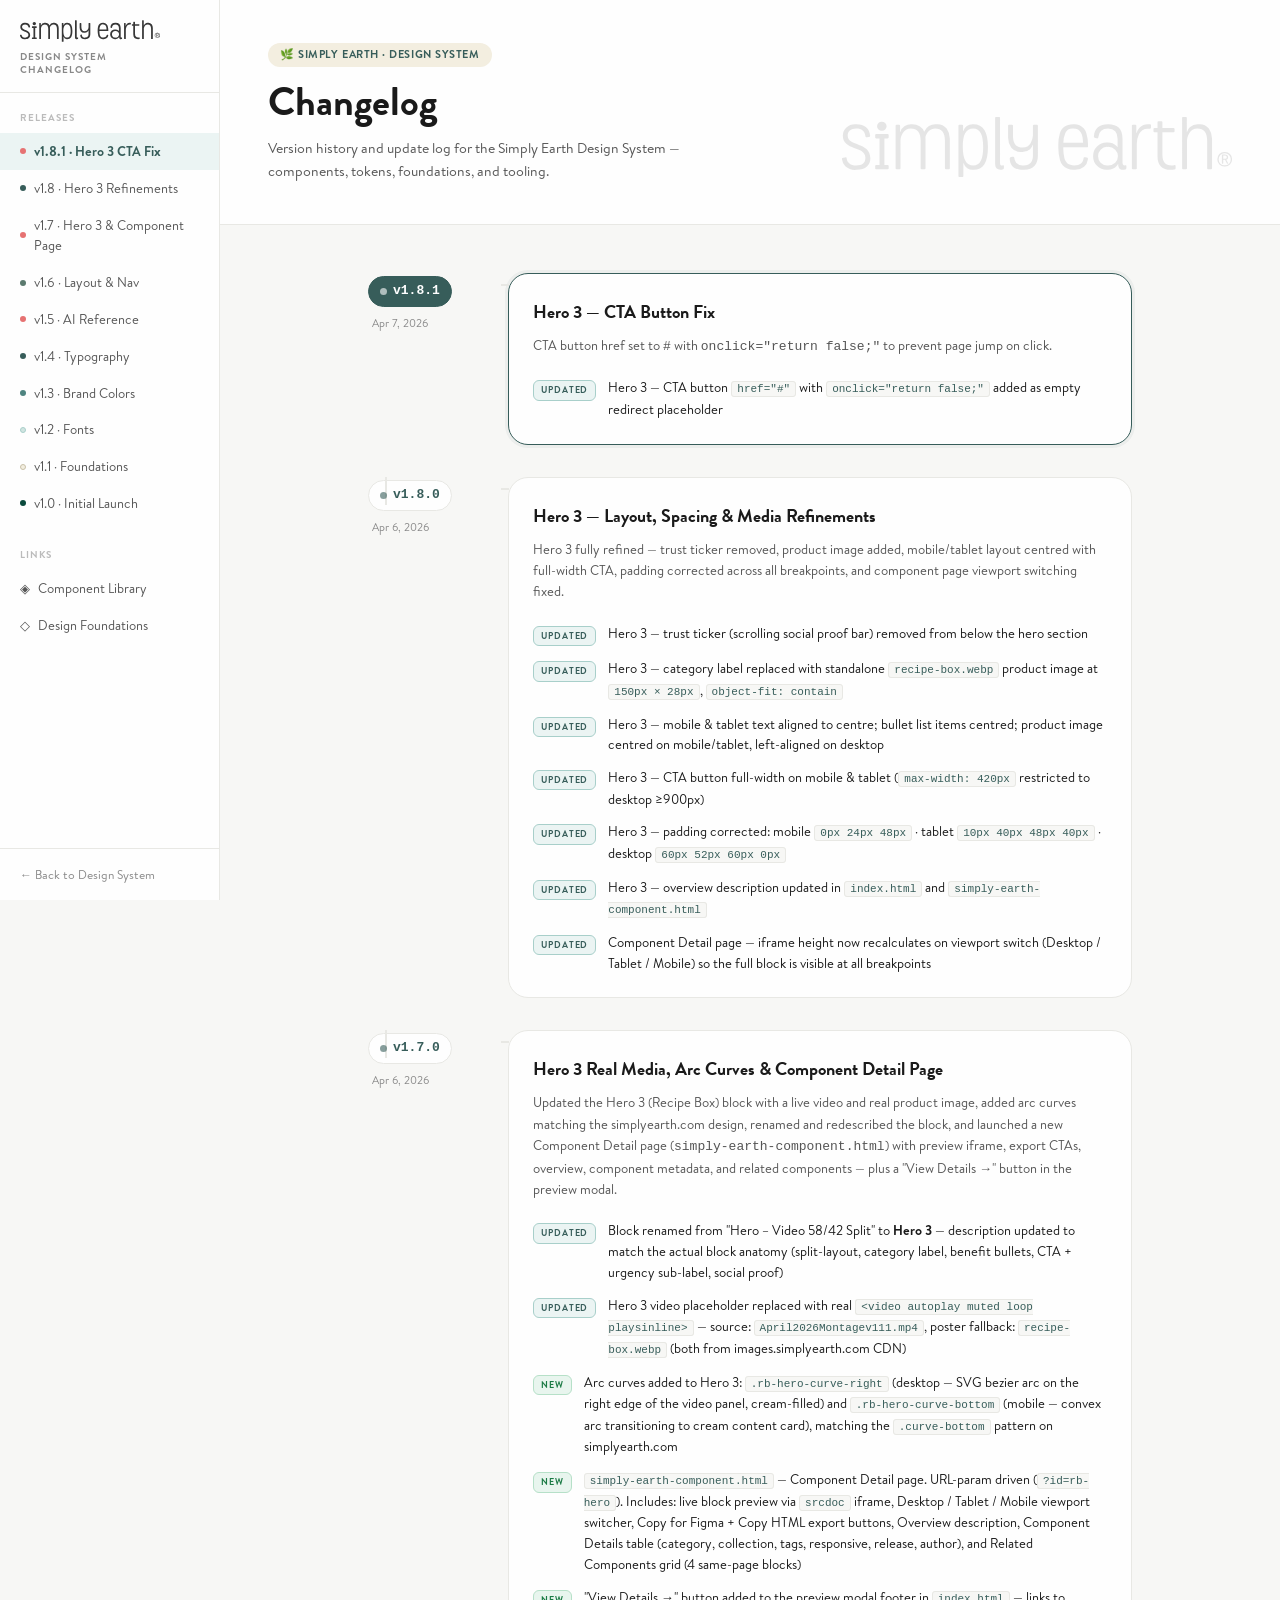
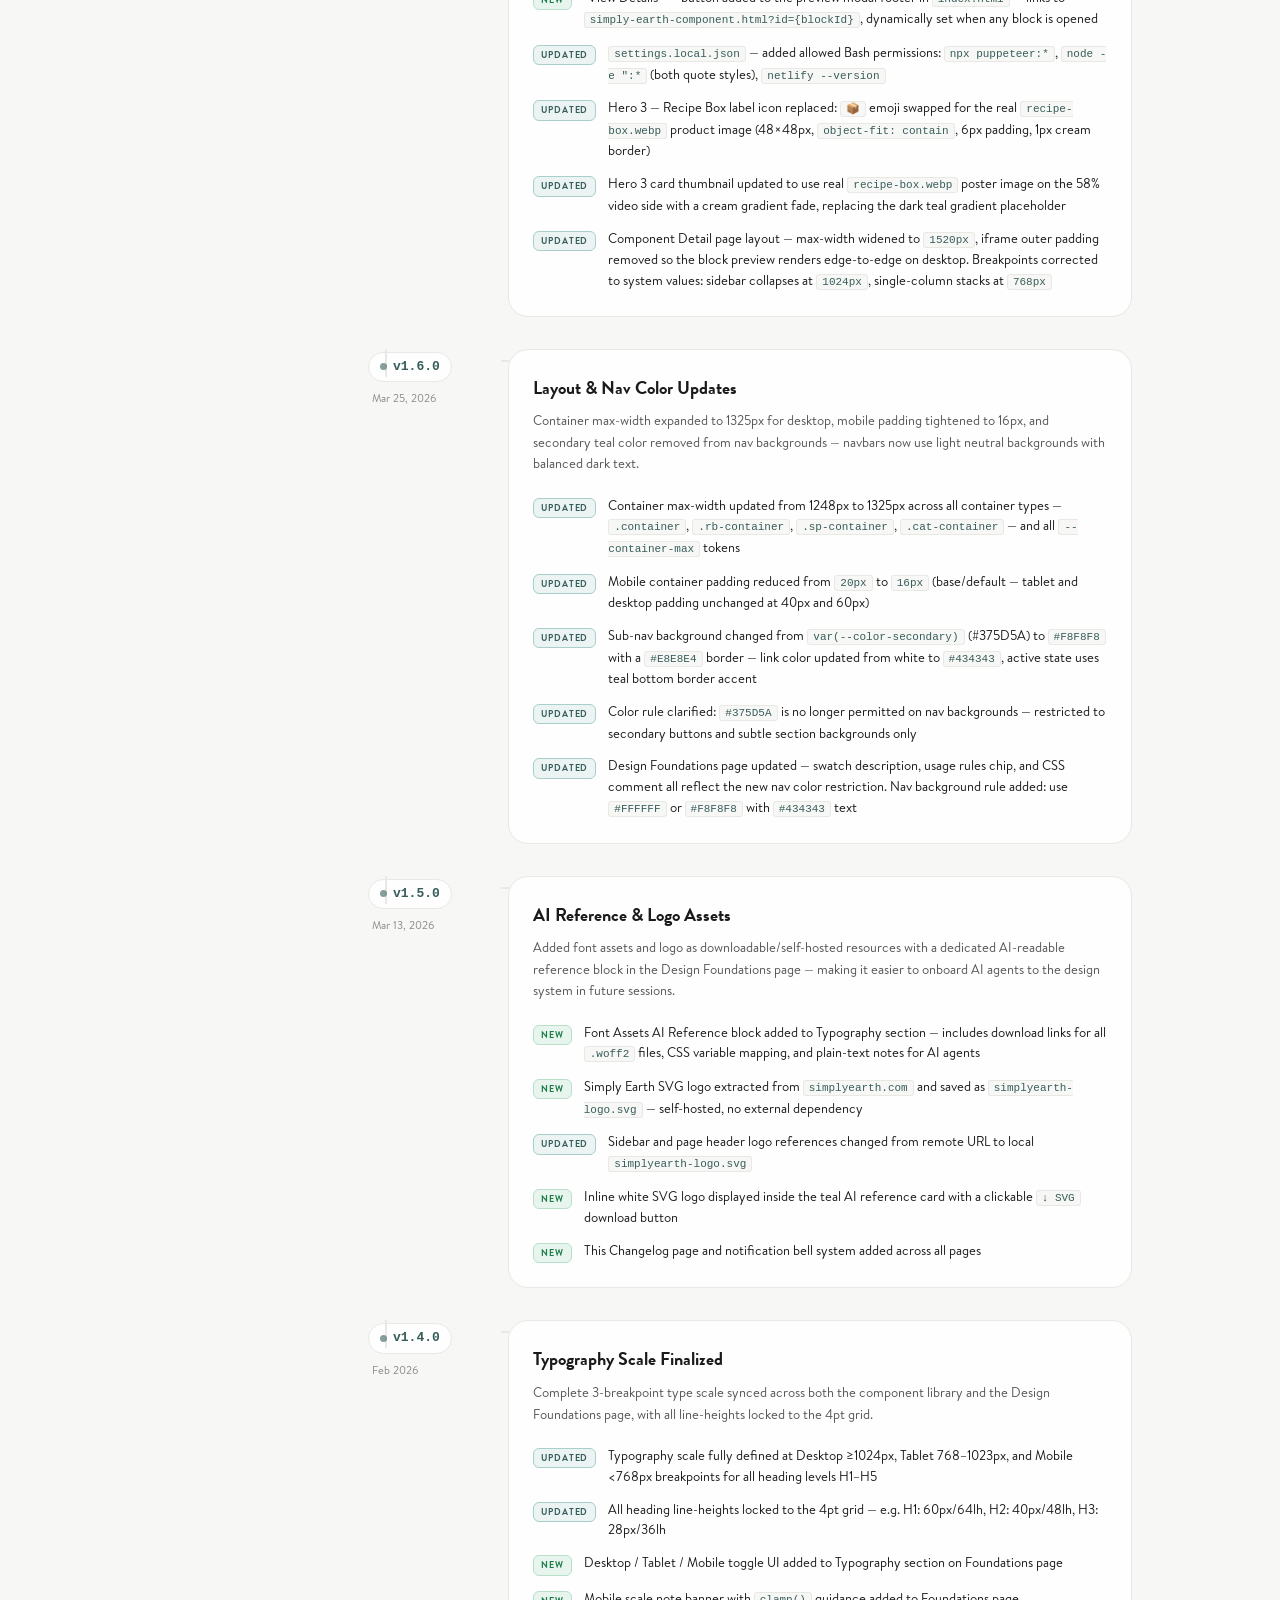
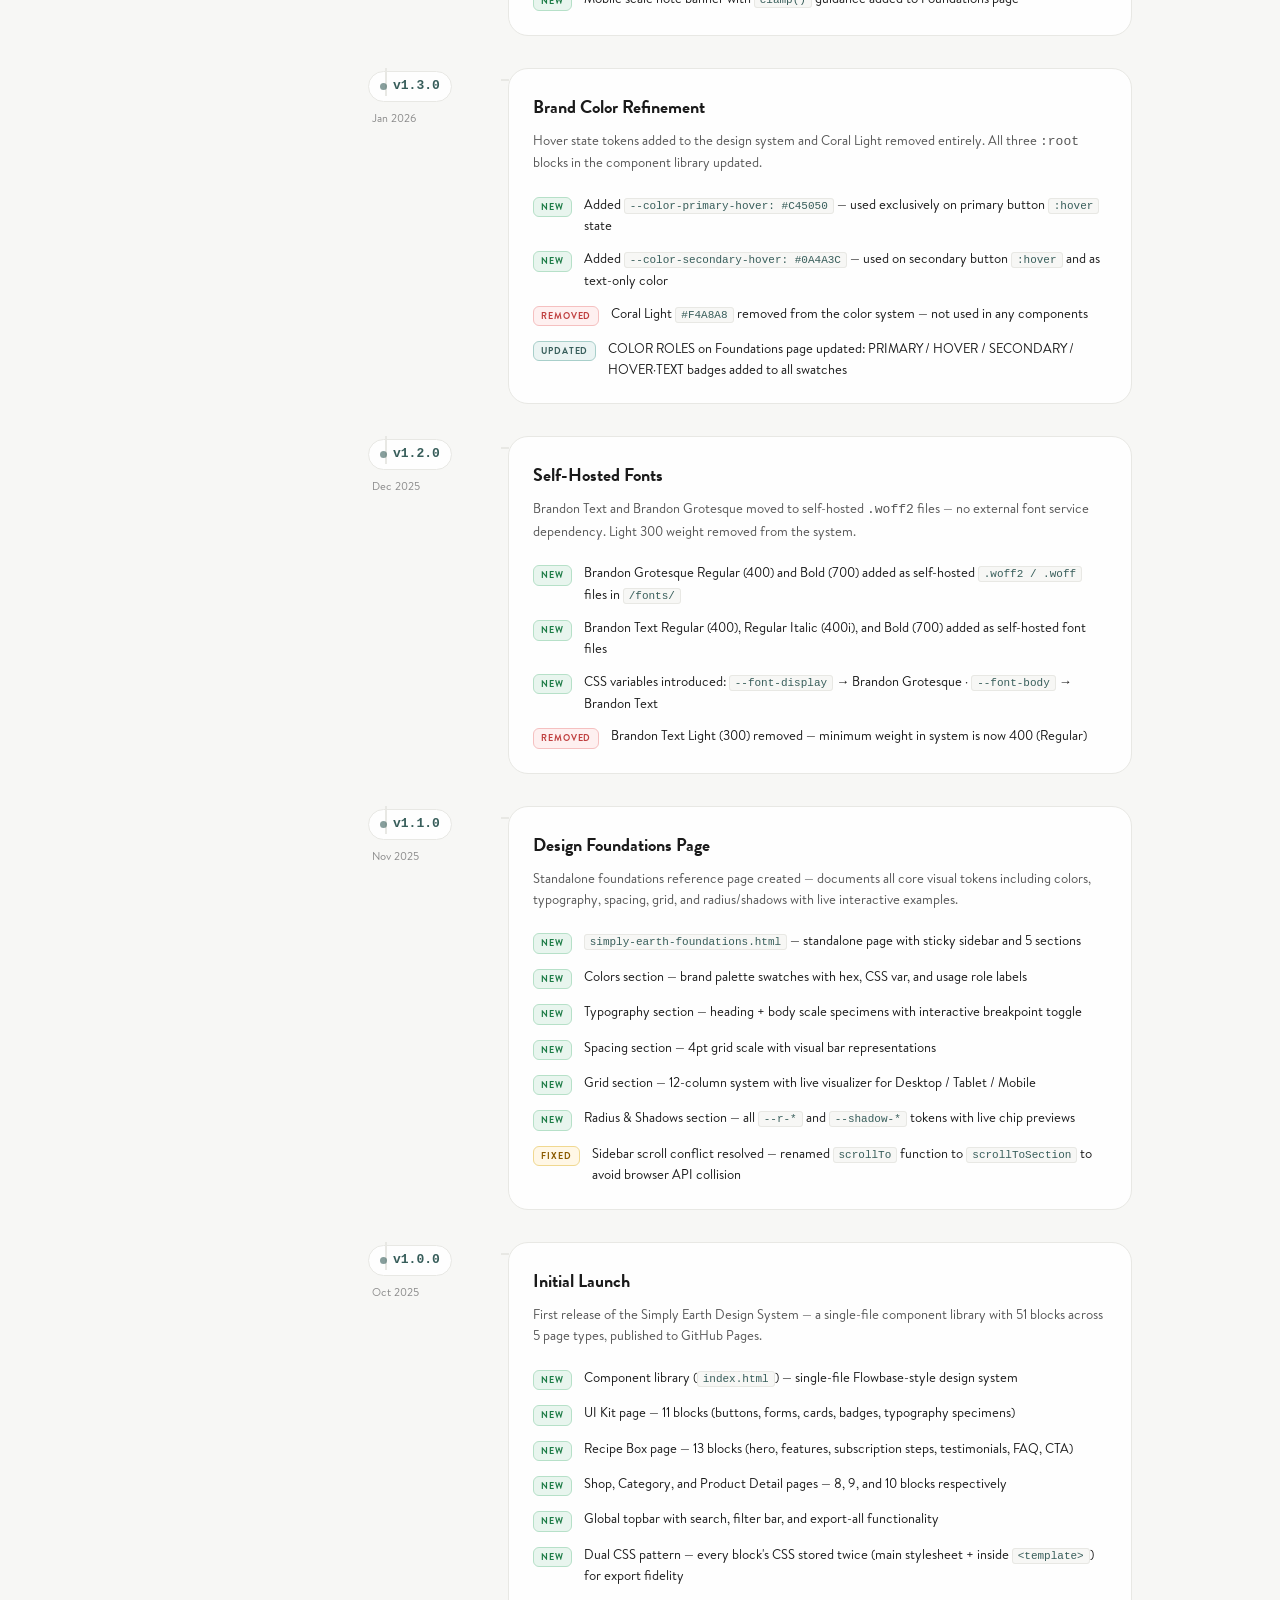
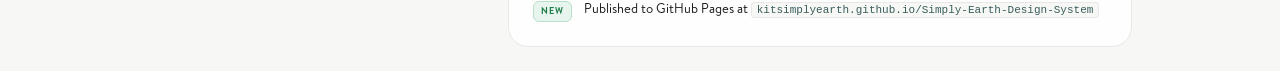
<file: simply-earth-changelog.html>
<!DOCTYPE html>
<html lang="en">
<head>
<meta charset="UTF-8">
<meta name="viewport" content="width=device-width, initial-scale=1.0">
<title>Simply Earth — Changelog</title>
<style>
@font-face {
  font-family: 'Brandon Text';
  src: url('fonts/BrandonText-Regular.woff2') format('woff2'), url('fonts/BrandonText-Regular.woff') format('woff');
  font-weight: 400; font-style: normal;
}
@font-face {
  font-family: 'Brandon Text';
  src: url('fonts/BrandonText-RegularItalic.woff2') format('woff2'), url('fonts/BrandonText-RegularItalic.woff') format('woff');
  font-weight: 400; font-style: italic;
}
@font-face {
  font-family: 'Brandon Text';
  src: url('fonts/BrandonText-Bold.woff2') format('woff2'), url('fonts/BrandonText-Bold.woff') format('woff');
  font-weight: 700; font-style: normal;
}
@font-face {
  font-family: 'Brandon Grotesque';
  src: url('fonts/BrandonGrotesque-Regular.woff2') format('woff2'), url('fonts/BrandonGrotesque-Regular.woff') format('woff');
  font-weight: 400; font-style: normal;
}
@font-face {
  font-family: 'Brandon Grotesque';
  src: url('fonts/BrandonGrotesque-Bold.woff2') format('woff2'), url('fonts/BrandonGrotesque-Bold.woff') format('woff');
  font-weight: 700; font-style: normal;
}
</style>
<style>

/* ─────────────────────────────────────────────
   RESET & ROOT
───────────────────────────────────────────── */
*, *::before, *::after { box-sizing: border-box; margin: 0; padding: 0; }

:root {
  --coral:           #E67272;
  --coral-hover:     #C45050;
  --teal:            #375D5A;
  --teal-light:      #4E8480;
  --teal-dark:       #2D5450;
  --green:           #0A4A3C;
  --cream:           #F3EEE0;
  --cream-dark:      #E8E0CC;
  --mint:            #D1E5E1;
  --mint-dark:       #A8CFCA;
  --white:           #FEFEFE;
  --bg:              #F7F7F5;
  --border:          #E8E8E4;
  --text-dark:       #1A1A1A;
  --text-mid:        #555555;
  --text-light:      #888888;
  --text-xlight:     #BBBBBB;
  --font-display:    'Brandon Grotesque', 'Futura', 'Century Gothic', sans-serif;
  --font-body:       'Brandon Text', 'Gill Sans', 'Trebuchet MS', sans-serif;
  --sp-1: 4px; --sp-2: 8px; --sp-3: 12px; --sp-4: 16px; --sp-5: 20px;
  --sp-6: 24px; --sp-8: 32px; --sp-10: 40px; --sp-12: 48px; --sp-16: 64px;
  --r-sm: 6px; --r-md: 10px; --r-lg: 14px; --r-xl: 20px; --r-pill: 999px;
  --shadow-xs: 0 1px 3px rgba(0,0,0,0.06);
  --shadow-sm: 0 2px 8px rgba(0,0,0,0.08);
  --shadow-md: 0 4px 20px rgba(0,0,0,0.10);
}

html { font-size: 16px; scroll-behavior: smooth; }
body {
  font-family: var(--font-body);
  background: var(--bg);
  color: var(--text-dark);
  line-height: 1.6;
  min-height: 100vh;
}

/* ─────────────────────────────────────────────
   LAYOUT SHELL
───────────────────────────────────────────── */
.shell { display: flex; min-height: 100vh; }

.sidenav {
  width: 220px; min-width: 220px;
  background: var(--white);
  border-right: 1px solid var(--border);
  position: sticky; top: 0; height: 100vh;
  overflow-y: auto;
  display: flex; flex-direction: column;
  z-index: 100;
}
.sidenav-logo {
  padding: var(--sp-5) var(--sp-5) var(--sp-4);
  border-bottom: 1px solid var(--border);
  display: flex; flex-direction: column;
  align-items: flex-start; gap: var(--sp-2);
}
.sidenav-logo img { height: 22px; width: auto; max-width: 140px; display: block; }
.sidenav-logo-label {
  font-size: 10px; font-weight: 700; color: var(--text-light);
  letter-spacing: 0.1em; text-transform: uppercase;
  line-height: 1.3; font-family: var(--font-body);
}
.sidenav-section {
  padding: var(--sp-4) var(--sp-5) var(--sp-2);
  font-size: 10px; font-weight: 700; letter-spacing: 0.10em;
  text-transform: uppercase; color: var(--text-xlight);
}
.sidenav-link {
  display: flex; align-items: center; gap: var(--sp-2);
  padding: var(--sp-2) var(--sp-5);
  font-size: 13px; font-weight: 500; color: var(--text-mid);
  text-decoration: none; cursor: pointer;
  border: none; background: none; width: 100%; text-align: left;
  transition: background 0.12s, color 0.12s;
}
.sidenav-link:hover { background: var(--bg); color: var(--teal); }
.sidenav-link.active { background: #EBF4F3; color: var(--teal); font-weight: 600; }
.sidenav-link .nav-dot { width: 6px; height: 6px; border-radius: 50%; flex-shrink: 0; }
.sidenav-back {
  margin-top: auto; padding: var(--sp-4) var(--sp-5);
  border-top: 1px solid var(--border);
}
.sidenav-back a {
  display: flex; align-items: center; gap: 6px;
  font-size: 12px; color: var(--text-light); text-decoration: none;
  transition: color 0.15s;
}
.sidenav-back a:hover { color: var(--teal); }

.main { flex: 1; overflow-x: hidden; }

.page-header {
  background: var(--white);
  border-bottom: 1px solid var(--border);
  padding: var(--sp-10) var(--sp-12);
  display: flex; align-items: flex-end;
  justify-content: space-between; gap: var(--sp-8);
}
.page-eyebrow {
  display: inline-flex; align-items: center; gap: 6px;
  background: var(--cream); border-radius: var(--r-pill);
  padding: 3px 12px; font-size: 11px; font-weight: 700;
  color: var(--teal); letter-spacing: 0.05em; text-transform: uppercase;
  margin-bottom: var(--sp-3);
}
.page-title {
  font-family: var(--font-display); font-size: 40px;
  color: var(--text-dark); line-height: 1.15; margin-bottom: var(--sp-3);
}
.page-desc { font-size: 14px; color: var(--text-mid); max-width: 480px; line-height: 1.7; }
.page-header-logo { opacity: 0.12; }
.page-header-logo img { height: 60px; width: auto; }

.content {
  max-width: 860px;
  margin: 0 auto;
  padding: var(--sp-12);
  display: flex; flex-direction: column; gap: var(--sp-4);
}

/* ─────────────────────────────────────────────
   VERSION ENTRY
───────────────────────────────────────────── */
.version-entry {
  display: grid;
  grid-template-columns: 140px 1fr;
  gap: 0;
  position: relative;
}

/* Timeline line through the version col */
.version-entry + .version-entry .version-meta::before {
  content: '';
  position: absolute;
  top: 0; left: 17px;
  width: 2px; height: 28px;
  background: var(--border);
}

.version-meta {
  padding: 0 var(--sp-6) var(--sp-8) 0;
  position: relative;
  display: flex; flex-direction: column;
  align-items: flex-start; gap: var(--sp-2);
  padding-top: 3px;
}

/* Connector dot */
.version-meta::after {
  content: '';
  position: absolute;
  right: -1px; top: 11px;
  width: 8px; height: 2px;
  background: var(--border);
}

.version-badge {
  display: inline-flex; align-items: center; gap: 6px;
  font-family: 'SFMono-Regular', 'Consolas', monospace;
  font-size: 13px; font-weight: 700;
  color: var(--teal);
  background: var(--white);
  border: 1.5px solid var(--border);
  border-radius: var(--r-pill);
  padding: 4px 11px;
  white-space: nowrap;
}
.version-badge.latest {
  background: var(--teal); color: white;
  border-color: var(--teal);
}
.version-dot {
  width: 7px; height: 7px; border-radius: 50%;
  background: currentColor; opacity: 0.6; flex-shrink: 0;
}
.version-date {
  font-size: 11px; color: var(--text-light);
  font-family: var(--font-body);
  padding-left: 4px;
}

.version-card {
  background: var(--white);
  border: 1px solid var(--border);
  border-radius: var(--r-xl);
  padding: var(--sp-6);
  margin-bottom: var(--sp-4);
  transition: box-shadow 0.15s;
}
.version-card:hover { box-shadow: var(--shadow-sm); }
.version-card.is-latest {
  border-color: var(--teal);
  box-shadow: 0 0 0 3px rgba(55,93,90,0.06);
}

.version-title {
  font-family: var(--font-display);
  font-size: 18px; font-weight: 700;
  color: var(--text-dark);
  margin-bottom: var(--sp-2);
}
.version-summary {
  font-size: 13px; color: var(--text-mid);
  line-height: 1.65; margin-bottom: var(--sp-5);
}

.change-list { display: flex; flex-direction: column; gap: var(--sp-3); }
.change-item {
  display: flex; align-items: flex-start; gap: var(--sp-3);
  font-size: 13px; color: var(--text-dark); line-height: 1.6;
}
.change-tag {
  display: inline-flex; align-items: center;
  font-size: 9px; font-weight: 800; letter-spacing: 0.1em;
  text-transform: uppercase; border-radius: var(--r-sm);
  padding: 2px 7px; flex-shrink: 0; margin-top: 3px;
  white-space: nowrap;
}
.tag-new      { background: #E8F5EE; color: #1A7A44; border: 1px solid #B6E0C8; }
.tag-updated  { background: #EBF4F3; color: var(--teal); border: 1px solid var(--mint-dark); }
.tag-removed  { background: #FEF0F0; color: #C04040; border: 1px solid #F5C0C0; }
.tag-fixed    { background: #FFF7E6; color: #8A5A00; border: 1px solid #F0D890; }

.change-text { flex: 1; }
.change-text code {
  font-family: 'SFMono-Regular', 'Consolas', monospace;
  font-size: 11px; background: var(--bg);
  border: 1px solid var(--border);
  border-radius: 3px; padding: 1px 5px;
  color: var(--teal);
}

/* ─────────────────────────────────────────────
   MOBILE TOPBAR
───────────────────────────────────────────── */
.mobile-topbar {
  display: none; background: var(--white);
  border-bottom: 1px solid var(--border);
  padding: var(--sp-3) var(--sp-4);
  align-items: center; justify-content: space-between;
  gap: var(--sp-3); position: sticky; top: 0; z-index: 200;
}
.mobile-topbar img { height: 20px; max-width: 120px; }
.mobile-menu-btn {
  width: 36px; height: 36px; border-radius: var(--r-md);
  border: 1px solid var(--border); background: var(--bg);
  font-size: 16px; cursor: pointer;
  display: flex; align-items: center; justify-content: center;
}

/* ─────────────────────────────────────────────
   RESPONSIVE
───────────────────────────────────────────── */
@media (max-width: 900px) {
  .sidenav { display: none; }
  .mobile-topbar { display: flex; }
  .page-header { padding: var(--sp-8) var(--sp-6); flex-direction: column; align-items: flex-start; }
  .page-header-logo { display: none; }
  .content { padding: var(--sp-8) var(--sp-5); }
}

@media (max-width: 600px) {
  .version-entry { grid-template-columns: 1fr; }
  .version-meta { padding-bottom: var(--sp-3); flex-direction: row; align-items: center; }
  .version-meta::after { display: none; }
}

</style>
</head>
<body>

<!-- Mobile top bar -->
<div class="mobile-topbar">
  <img src="simplyearth-logo.svg" alt="Simply Earth" onerror="this.style.display='none';this.nextElementSibling.style.display='block'">
  <span style="display:none;font-family:'Brandon Grotesque','Futura',sans-serif;font-size:18px;color:#0A4A3C;">Simply Earth</span>
  <button class="mobile-menu-btn" onclick="document.querySelector('.sidenav').style.display='flex'">☰</button>
</div>

<div class="shell">

  <!-- ── SIDEBAR ─────────────────────────────── -->
  <nav class="sidenav">
    <div class="sidenav-logo">
      <img src="simplyearth-logo.svg" alt="Simply Earth"
        onerror="this.style.display='none';this.parentElement.querySelector('.logo-fallback').style.display='block'">
      <span class="logo-fallback" style="display:none;font-family:'Brandon Grotesque','Futura',sans-serif;font-size:16px;color:#0A4A3C;font-weight:400;">Simply Earth</span>
      <div class="sidenav-logo-label">Design System<br>Changelog</div>
    </div>

    <div class="sidenav-section">Releases</div>
    <a class="sidenav-link active" onclick="scrollTo({top:0,behavior:'smooth'})">
      <span class="nav-dot" style="background:#E67272;"></span> v1.8.1 · Hero 3 CTA Fix
    </a>
    <a class="sidenav-link" onclick="document.getElementById('v1-8').scrollIntoView({behavior:'smooth'})">
      <span class="nav-dot" style="background:#375D5A;"></span> v1.8 · Hero 3 Refinements
    </a>
    <a class="sidenav-link" onclick="document.getElementById('v1-7').scrollIntoView({behavior:'smooth'})">
      <span class="nav-dot" style="background:#E67272;"></span> v1.7 · Hero 3 & Component Page
    </a>
    <a class="sidenav-link" onclick="document.getElementById('v1-6').scrollIntoView({behavior:'smooth'})">
      <span class="nav-dot" style="background:#5B7A6E;"></span> v1.6 · Layout & Nav
    </a>
    <a class="sidenav-link" onclick="document.getElementById('v1-5').scrollIntoView({behavior:'smooth'})">
      <span class="nav-dot" style="background:#E67272;"></span> v1.5 · AI Reference
    </a>
    <a class="sidenav-link" onclick="document.getElementById('v1-4').scrollIntoView({behavior:'smooth'})">
      <span class="nav-dot" style="background:#375D5A;"></span> v1.4 · Typography
    </a>
    <a class="sidenav-link" onclick="document.getElementById('v1-3').scrollIntoView({behavior:'smooth'})">
      <span class="nav-dot" style="background:#4E8480;"></span> v1.3 · Brand Colors
    </a>
    <a class="sidenav-link" onclick="document.getElementById('v1-2').scrollIntoView({behavior:'smooth'})">
      <span class="nav-dot" style="background:#D1E5E1;border:1px solid #A8CFCA;"></span> v1.2 · Fonts
    </a>
    <a class="sidenav-link" onclick="document.getElementById('v1-1').scrollIntoView({behavior:'smooth'})">
      <span class="nav-dot" style="background:#F3EEE0;border:1px solid #C8C0A8;"></span> v1.1 · Foundations
    </a>
    <a class="sidenav-link" onclick="document.getElementById('v1-0').scrollIntoView({behavior:'smooth'})">
      <span class="nav-dot" style="background:#0A4A3C;"></span> v1.0 · Initial Launch
    </a>

    <div class="sidenav-section" style="margin-top:8px;">Links</div>
    <a class="sidenav-link" href="index.html">
      <span style="font-size:13px;">◈</span> Component Library
    </a>
    <a class="sidenav-link" href="simply-earth-foundations.html">
      <span style="font-size:13px;">◇</span> Design Foundations
    </a>

    <div class="sidenav-back">
      <a href="index.html">← Back to Design System</a>
    </div>
  </nav>

  <!-- ── MAIN ──────────────────────────────────── -->
  <main class="main">

    <div class="page-header">
      <div class="page-header-left">
        <div class="page-eyebrow">🌿 Simply Earth · Design System</div>
        <h1 class="page-title">Changelog</h1>
        <p class="page-desc">Version history and update log for the Simply Earth Design System — components, tokens, foundations, and tooling.</p>
      </div>
      <div class="page-header-logo">
        <img src="simplyearth-logo.svg" alt="">
      </div>
    </div>

    <div class="content">

      <!-- ══════════════════════════════════════
           v1.8.1
      ═══════════════════════════════════════ -->
      <div class="version-entry" id="v1-8-1">
        <div class="version-meta">
          <div class="version-badge latest"><span class="version-dot"></span>v1.8.1</div>
          <div class="version-date">Apr 7, 2026</div>
        </div>
        <div class="version-card is-latest">
          <div style="display:flex;align-items:center;gap:10px;margin-bottom:8px;">
            <div class="version-title" style="margin-bottom:0;">Hero 3 — CTA Button Fix</div>
          </div>
          <div class="version-summary">CTA button href set to <code>#</code> with <code>onclick="return false;"</code> to prevent page jump on click.</div>
          <div class="change-list">
            <div class="change-item">
              <span class="change-tag tag-updated">Updated</span>
              <span class="change-text">Hero 3 — CTA button <code>href="#"</code> with <code>onclick="return false;"</code> added as empty redirect placeholder</span>
            </div>
          </div>
        </div>
      </div>

      <!-- ══════════════════════════════════════
           v1.8.0
      ═══════════════════════════════════════ -->
      <div class="version-entry" id="v1-8">
        <div class="version-meta">
          <div class="version-badge"><span class="version-dot"></span>v1.8.0</div>
          <div class="version-date">Apr 6, 2026</div>
        </div>
        <div class="version-card">
          <div style="display:flex;align-items:center;gap:10px;margin-bottom:8px;">
            <div class="version-title" style="margin-bottom:0;">Hero 3 — Layout, Spacing & Media Refinements</div>
          </div>
          <div class="version-summary">Hero 3 fully refined — trust ticker removed, product image added, mobile/tablet layout centred with full-width CTA, padding corrected across all breakpoints, and component page viewport switching fixed.</div>
          <div class="change-list">
            <div class="change-item">
              <span class="change-tag tag-updated">Updated</span>
              <span class="change-text">Hero 3 — trust ticker (scrolling social proof bar) removed from below the hero section</span>
            </div>
            <div class="change-item">
              <span class="change-tag tag-updated">Updated</span>
              <span class="change-text">Hero 3 — category label replaced with standalone <code>recipe-box.webp</code> product image at <code>150px × 28px</code>, <code>object-fit: contain</code></span>
            </div>
            <div class="change-item">
              <span class="change-tag tag-updated">Updated</span>
              <span class="change-text">Hero 3 — mobile &amp; tablet text aligned to centre; bullet list items centred; product image centred on mobile/tablet, left-aligned on desktop</span>
            </div>
            <div class="change-item">
              <span class="change-tag tag-updated">Updated</span>
              <span class="change-text">Hero 3 — CTA button full-width on mobile &amp; tablet (<code>max-width: 420px</code> restricted to desktop ≥900px)</span>
            </div>
            <div class="change-item">
              <span class="change-tag tag-updated">Updated</span>
              <span class="change-text">Hero 3 — padding corrected: mobile <code>0px 24px 48px</code> · tablet <code>10px 40px 48px 40px</code> · desktop <code>60px 52px 60px 0px</code></span>
            </div>
            <div class="change-item">
              <span class="change-tag tag-updated">Updated</span>
              <span class="change-text">Hero 3 — overview description updated in <code>index.html</code> and <code>simply-earth-component.html</code></span>
            </div>
            <div class="change-item">
              <span class="change-tag tag-updated">Updated</span>
              <span class="change-text">Component Detail page — iframe height now recalculates on viewport switch (Desktop / Tablet / Mobile) so the full block is visible at all breakpoints</span>
            </div>
          </div>
        </div>
      </div>

      <!-- ══════════════════════════════════════
           v1.7.0
      ═══════════════════════════════════════ -->
      <div class="version-entry" id="v1-7">
        <div class="version-meta">
          <div class="version-badge"><span class="version-dot"></span>v1.7.0</div>
          <div class="version-date">Apr 6, 2026</div>
        </div>
        <div class="version-card">
          <div style="display:flex;align-items:center;gap:10px;margin-bottom:8px;">
            <div class="version-title" style="margin-bottom:0;">Hero 3 Real Media, Arc Curves & Component Detail Page</div>
          </div>
          <div class="version-summary">Updated the Hero 3 (Recipe Box) block with a live video and real product image, added arc curves matching the simplyearth.com design, renamed and redescribed the block, and launched a new Component Detail page (<code>simply-earth-component.html</code>) with preview iframe, export CTAs, overview, component metadata, and related components — plus a "View Details →" button in the preview modal.</div>
          <div class="change-list">
            <div class="change-item">
              <span class="change-tag tag-updated">Updated</span>
              <span class="change-text">Block renamed from "Hero – Video 58/42 Split" to <strong>Hero 3</strong> — description updated to match the actual block anatomy (split-layout, category label, benefit bullets, CTA + urgency sub-label, social proof)</span>
            </div>
            <div class="change-item">
              <span class="change-tag tag-updated">Updated</span>
              <span class="change-text">Hero 3 video placeholder replaced with real <code>&lt;video autoplay muted loop playsinline&gt;</code> — source: <code>April2026Montagev111.mp4</code>, poster fallback: <code>recipe-box.webp</code> (both from images.simplyearth.com CDN)</span>
            </div>
            <div class="change-item">
              <span class="change-tag tag-new">New</span>
              <span class="change-text">Arc curves added to Hero 3: <code>.rb-hero-curve-right</code> (desktop — SVG bezier arc on the right edge of the video panel, cream-filled) and <code>.rb-hero-curve-bottom</code> (mobile — convex arc transitioning to cream content card), matching the <code>.curve-bottom</code> pattern on simplyearth.com</span>
            </div>
            <div class="change-item">
              <span class="change-tag tag-new">New</span>
              <span class="change-text"><code>simply-earth-component.html</code> — Component Detail page. URL-param driven (<code>?id=rb-hero</code>). Includes: live block preview via <code>srcdoc</code> iframe, Desktop / Tablet / Mobile viewport switcher, Copy for Figma + Copy HTML export buttons, Overview description, Component Details table (category, collection, tags, responsive, release, author), and Related Components grid (4 same-page blocks)</span>
            </div>
            <div class="change-item">
              <span class="change-tag tag-new">New</span>
              <span class="change-text">"View Details →" button added to the preview modal footer in <code>index.html</code> — links to <code>simply-earth-component.html?id={blockId}</code>, dynamically set when any block is opened</span>
            </div>
            <div class="change-item">
              <span class="change-tag tag-updated">Updated</span>
              <span class="change-text"><code>settings.local.json</code> — added allowed Bash permissions: <code>npx puppeteer:*</code>, <code>node -e ":*</code> (both quote styles), <code>netlify --version</code></span>
            </div>
            <div class="change-item">
              <span class="change-tag tag-updated">Updated</span>
              <span class="change-text">Hero 3 — Recipe Box label icon replaced: <code>📦</code> emoji swapped for the real <code>recipe-box.webp</code> product image (48×48px, <code>object-fit: contain</code>, 6px padding, 1px cream border)</span>
            </div>
            <div class="change-item">
              <span class="change-tag tag-updated">Updated</span>
              <span class="change-text">Hero 3 card thumbnail updated to use real <code>recipe-box.webp</code> poster image on the 58% video side with a cream gradient fade, replacing the dark teal gradient placeholder</span>
            </div>
            <div class="change-item">
              <span class="change-tag tag-updated">Updated</span>
              <span class="change-text">Component Detail page layout — max-width widened to <code>1520px</code>, iframe outer padding removed so the block preview renders edge-to-edge on desktop. Breakpoints corrected to system values: sidebar collapses at <code>1024px</code>, single-column stacks at <code>768px</code></span>
            </div>
          </div>
        </div>
      </div>

      <!-- ══════════════════════════════════════
           v1.6.0
      ═══════════════════════════════════════ -->
      <div class="version-entry" id="v1-6">
        <div class="version-meta">
          <div class="version-badge"><span class="version-dot"></span>v1.6.0</div>
          <div class="version-date">Mar 25, 2026</div>
        </div>
        <div class="version-card">
          <div style="display:flex;align-items:center;gap:10px;margin-bottom:8px;">
            <div class="version-title" style="margin-bottom:0;">Layout & Nav Color Updates</div>
          </div>
          <div class="version-summary">Container max-width expanded to 1325px for desktop, mobile padding tightened to 16px, and secondary teal color removed from nav backgrounds — navbars now use light neutral backgrounds with balanced dark text.</div>
          <div class="change-list">
            <div class="change-item">
              <span class="change-tag tag-updated">Updated</span>
              <span class="change-text">Container max-width updated from 1248px to 1325px across all container types — <code>.container</code>, <code>.rb-container</code>, <code>.sp-container</code>, <code>.cat-container</code> — and all <code>--container-max</code> tokens</span>
            </div>
            <div class="change-item">
              <span class="change-tag tag-updated">Updated</span>
              <span class="change-text">Mobile container padding reduced from <code>20px</code> to <code>16px</code> (base/default — tablet and desktop padding unchanged at 40px and 60px)</span>
            </div>
            <div class="change-item">
              <span class="change-tag tag-updated">Updated</span>
              <span class="change-text">Sub-nav background changed from <code>var(--color-secondary)</code> (#375D5A) to <code>#F8F8F8</code> with a <code>#E8E8E4</code> border — link color updated from white to <code>#434343</code>, active state uses teal bottom border accent</span>
            </div>
            <div class="change-item">
              <span class="change-tag tag-updated">Updated</span>
              <span class="change-text">Color rule clarified: <code>#375D5A</code> is no longer permitted on nav backgrounds — restricted to secondary buttons and subtle section backgrounds only</span>
            </div>
            <div class="change-item">
              <span class="change-tag tag-updated">Updated</span>
              <span class="change-text">Design Foundations page updated — swatch description, usage rules chip, and CSS comment all reflect the new nav color restriction. Nav background rule added: use <code>#FFFFFF</code> or <code>#F8F8F8</code> with <code>#434343</code> text</span>
            </div>
          </div>
        </div>
      </div>

      <!-- ══════════════════════════════════════
           v1.5.0
      ═══════════════════════════════════════ -->
      <div class="version-entry" id="v1-5">
        <div class="version-meta">
          <div class="version-badge"><span class="version-dot"></span>v1.5.0</div>
          <div class="version-date">Mar 13, 2026</div>
        </div>
        <div class="version-card">
          <div style="display:flex;align-items:center;gap:10px;margin-bottom:8px;">
            <div class="version-title" style="margin-bottom:0;">AI Reference & Logo Assets</div>
          </div>
          <div class="version-summary">Added font assets and logo as downloadable/self-hosted resources with a dedicated AI-readable reference block in the Design Foundations page — making it easier to onboard AI agents to the design system in future sessions.</div>
          <div class="change-list">
            <div class="change-item">
              <span class="change-tag tag-new">New</span>
              <span class="change-text">Font Assets AI Reference block added to Typography section — includes download links for all <code>.woff2</code> files, CSS variable mapping, and plain-text notes for AI agents</span>
            </div>
            <div class="change-item">
              <span class="change-tag tag-new">New</span>
              <span class="change-text">Simply Earth SVG logo extracted from <code>simplyearth.com</code> and saved as <code>simplyearth-logo.svg</code> — self-hosted, no external dependency</span>
            </div>
            <div class="change-item">
              <span class="change-tag tag-updated">Updated</span>
              <span class="change-text">Sidebar and page header logo references changed from remote URL to local <code>simplyearth-logo.svg</code></span>
            </div>
            <div class="change-item">
              <span class="change-tag tag-new">New</span>
              <span class="change-text">Inline white SVG logo displayed inside the teal AI reference card with a clickable <code>↓ SVG</code> download button</span>
            </div>
            <div class="change-item">
              <span class="change-tag tag-new">New</span>
              <span class="change-text">This Changelog page and notification bell system added across all pages</span>
            </div>
          </div>
        </div>
      </div>

      <!-- ══════════════════════════════════════
           v1.4.0
      ═══════════════════════════════════════ -->
      <div class="version-entry" id="v1-4">
        <div class="version-meta">
          <div class="version-badge"><span class="version-dot"></span>v1.4.0</div>
          <div class="version-date">Feb 2026</div>
        </div>
        <div class="version-card">
          <div class="version-title">Typography Scale Finalized</div>
          <div class="version-summary">Complete 3-breakpoint type scale synced across both the component library and the Design Foundations page, with all line-heights locked to the 4pt grid.</div>
          <div class="change-list">
            <div class="change-item">
              <span class="change-tag tag-updated">Updated</span>
              <span class="change-text">Typography scale fully defined at Desktop ≥1024px, Tablet 768–1023px, and Mobile &lt;768px breakpoints for all heading levels H1–H5</span>
            </div>
            <div class="change-item">
              <span class="change-tag tag-updated">Updated</span>
              <span class="change-text">All heading line-heights locked to the 4pt grid — e.g. H1: 60px/64lh, H2: 40px/48lh, H3: 28px/36lh</span>
            </div>
            <div class="change-item">
              <span class="change-tag tag-new">New</span>
              <span class="change-text">Desktop / Tablet / Mobile toggle UI added to Typography section on Foundations page</span>
            </div>
            <div class="change-item">
              <span class="change-tag tag-new">New</span>
              <span class="change-text">Mobile scale note banner with <code>clamp()</code> guidance added to Foundations page</span>
            </div>
          </div>
        </div>
      </div>

      <!-- ══════════════════════════════════════
           v1.3.0
      ═══════════════════════════════════════ -->
      <div class="version-entry" id="v1-3">
        <div class="version-meta">
          <div class="version-badge"><span class="version-dot"></span>v1.3.0</div>
          <div class="version-date">Jan 2026</div>
        </div>
        <div class="version-card">
          <div class="version-title">Brand Color Refinement</div>
          <div class="version-summary">Hover state tokens added to the design system and Coral Light removed entirely. All three <code>:root</code> blocks in the component library updated.</div>
          <div class="change-list">
            <div class="change-item">
              <span class="change-tag tag-new">New</span>
              <span class="change-text">Added <code>--color-primary-hover: #C45050</code> — used exclusively on primary button <code>:hover</code> state</span>
            </div>
            <div class="change-item">
              <span class="change-tag tag-new">New</span>
              <span class="change-text">Added <code>--color-secondary-hover: #0A4A3C</code> — used on secondary button <code>:hover</code> and as text-only color</span>
            </div>
            <div class="change-item">
              <span class="change-tag tag-removed">Removed</span>
              <span class="change-text">Coral Light <code>#F4A8A8</code> removed from the color system — not used in any components</span>
            </div>
            <div class="change-item">
              <span class="change-tag tag-updated">Updated</span>
              <span class="change-text">COLOR ROLES on Foundations page updated: PRIMARY / HOVER / SECONDARY / HOVER·TEXT badges added to all swatches</span>
            </div>
          </div>
        </div>
      </div>

      <!-- ══════════════════════════════════════
           v1.2.0
      ═══════════════════════════════════════ -->
      <div class="version-entry" id="v1-2">
        <div class="version-meta">
          <div class="version-badge"><span class="version-dot"></span>v1.2.0</div>
          <div class="version-date">Dec 2025</div>
        </div>
        <div class="version-card">
          <div class="version-title">Self-Hosted Fonts</div>
          <div class="version-summary">Brandon Text and Brandon Grotesque moved to self-hosted <code>.woff2</code> files — no external font service dependency. Light 300 weight removed from the system.</div>
          <div class="change-list">
            <div class="change-item">
              <span class="change-tag tag-new">New</span>
              <span class="change-text">Brandon Grotesque Regular (400) and Bold (700) added as self-hosted <code>.woff2 / .woff</code> files in <code>/fonts/</code></span>
            </div>
            <div class="change-item">
              <span class="change-tag tag-new">New</span>
              <span class="change-text">Brandon Text Regular (400), Regular Italic (400i), and Bold (700) added as self-hosted font files</span>
            </div>
            <div class="change-item">
              <span class="change-tag tag-new">New</span>
              <span class="change-text">CSS variables introduced: <code>--font-display</code> → Brandon Grotesque · <code>--font-body</code> → Brandon Text</span>
            </div>
            <div class="change-item">
              <span class="change-tag tag-removed">Removed</span>
              <span class="change-text">Brandon Text Light (300) removed — minimum weight in system is now 400 (Regular)</span>
            </div>
          </div>
        </div>
      </div>

      <!-- ══════════════════════════════════════
           v1.1.0
      ═══════════════════════════════════════ -->
      <div class="version-entry" id="v1-1">
        <div class="version-meta">
          <div class="version-badge"><span class="version-dot"></span>v1.1.0</div>
          <div class="version-date">Nov 2025</div>
        </div>
        <div class="version-card">
          <div class="version-title">Design Foundations Page</div>
          <div class="version-summary">Standalone foundations reference page created — documents all core visual tokens including colors, typography, spacing, grid, and radius/shadows with live interactive examples.</div>
          <div class="change-list">
            <div class="change-item">
              <span class="change-tag tag-new">New</span>
              <span class="change-text"><code>simply-earth-foundations.html</code> — standalone page with sticky sidebar and 5 sections</span>
            </div>
            <div class="change-item">
              <span class="change-tag tag-new">New</span>
              <span class="change-text">Colors section — brand palette swatches with hex, CSS var, and usage role labels</span>
            </div>
            <div class="change-item">
              <span class="change-tag tag-new">New</span>
              <span class="change-text">Typography section — heading + body scale specimens with interactive breakpoint toggle</span>
            </div>
            <div class="change-item">
              <span class="change-tag tag-new">New</span>
              <span class="change-text">Spacing section — 4pt grid scale with visual bar representations</span>
            </div>
            <div class="change-item">
              <span class="change-tag tag-new">New</span>
              <span class="change-text">Grid section — 12-column system with live visualizer for Desktop / Tablet / Mobile</span>
            </div>
            <div class="change-item">
              <span class="change-tag tag-new">New</span>
              <span class="change-text">Radius & Shadows section — all <code>--r-*</code> and <code>--shadow-*</code> tokens with live chip previews</span>
            </div>
            <div class="change-item">
              <span class="change-tag tag-fixed">Fixed</span>
              <span class="change-text">Sidebar scroll conflict resolved — renamed <code>scrollTo</code> function to <code>scrollToSection</code> to avoid browser API collision</span>
            </div>
          </div>
        </div>
      </div>

      <!-- ══════════════════════════════════════
           v1.0.0
      ═══════════════════════════════════════ -->
      <div class="version-entry" id="v1-0">
        <div class="version-meta">
          <div class="version-badge"><span class="version-dot"></span>v1.0.0</div>
          <div class="version-date">Oct 2025</div>
        </div>
        <div class="version-card">
          <div class="version-title">Initial Launch</div>
          <div class="version-summary">First release of the Simply Earth Design System — a single-file component library with 51 blocks across 5 page types, published to GitHub Pages.</div>
          <div class="change-list">
            <div class="change-item">
              <span class="change-tag tag-new">New</span>
              <span class="change-text">Component library (<code>index.html</code>) — single-file Flowbase-style design system</span>
            </div>
            <div class="change-item">
              <span class="change-tag tag-new">New</span>
              <span class="change-text">UI Kit page — 11 blocks (buttons, forms, cards, badges, typography specimens)</span>
            </div>
            <div class="change-item">
              <span class="change-tag tag-new">New</span>
              <span class="change-text">Recipe Box page — 13 blocks (hero, features, subscription steps, testimonials, FAQ, CTA)</span>
            </div>
            <div class="change-item">
              <span class="change-tag tag-new">New</span>
              <span class="change-text">Shop, Category, and Product Detail pages — 8, 9, and 10 blocks respectively</span>
            </div>
            <div class="change-item">
              <span class="change-tag tag-new">New</span>
              <span class="change-text">Global topbar with search, filter bar, and export-all functionality</span>
            </div>
            <div class="change-item">
              <span class="change-tag tag-new">New</span>
              <span class="change-text">Dual CSS pattern — every block's CSS stored twice (main stylesheet + inside <code>&lt;template&gt;</code>) for export fidelity</span>
            </div>
            <div class="change-item">
              <span class="change-tag tag-new">New</span>
              <span class="change-text">Published to GitHub Pages at <code>kitsimplyearth.github.io/Simply-Earth-Design-System</code></span>
            </div>
          </div>
        </div>
      </div>

    </div><!-- /content -->
  </main>
</div><!-- /shell -->

<script>
  // Mark changelog as seen for this version
  const CURRENT_VERSION = '1.6.0';
  localStorage.setItem('se_ds_seen_version', CURRENT_VERSION);

  // Highlight active nav link on scroll
  const entries = ['v1-6','v1-5','v1-4','v1-3','v1-2','v1-1','v1-0'];
  const links = document.querySelectorAll('.sidenav-link');
  window.addEventListener('scroll', () => {
    let current = entries[0];
    entries.forEach(id => {
      const el = document.getElementById(id);
      if (el && el.getBoundingClientRect().top <= 120) current = id;
    });
    const idx = entries.indexOf(current);
    links.forEach((l, i) => {
      if (i < entries.length) l.classList.toggle('active', i === idx);
    });
  }, { passive: true });
</script>

</body>
</html>
</file>
